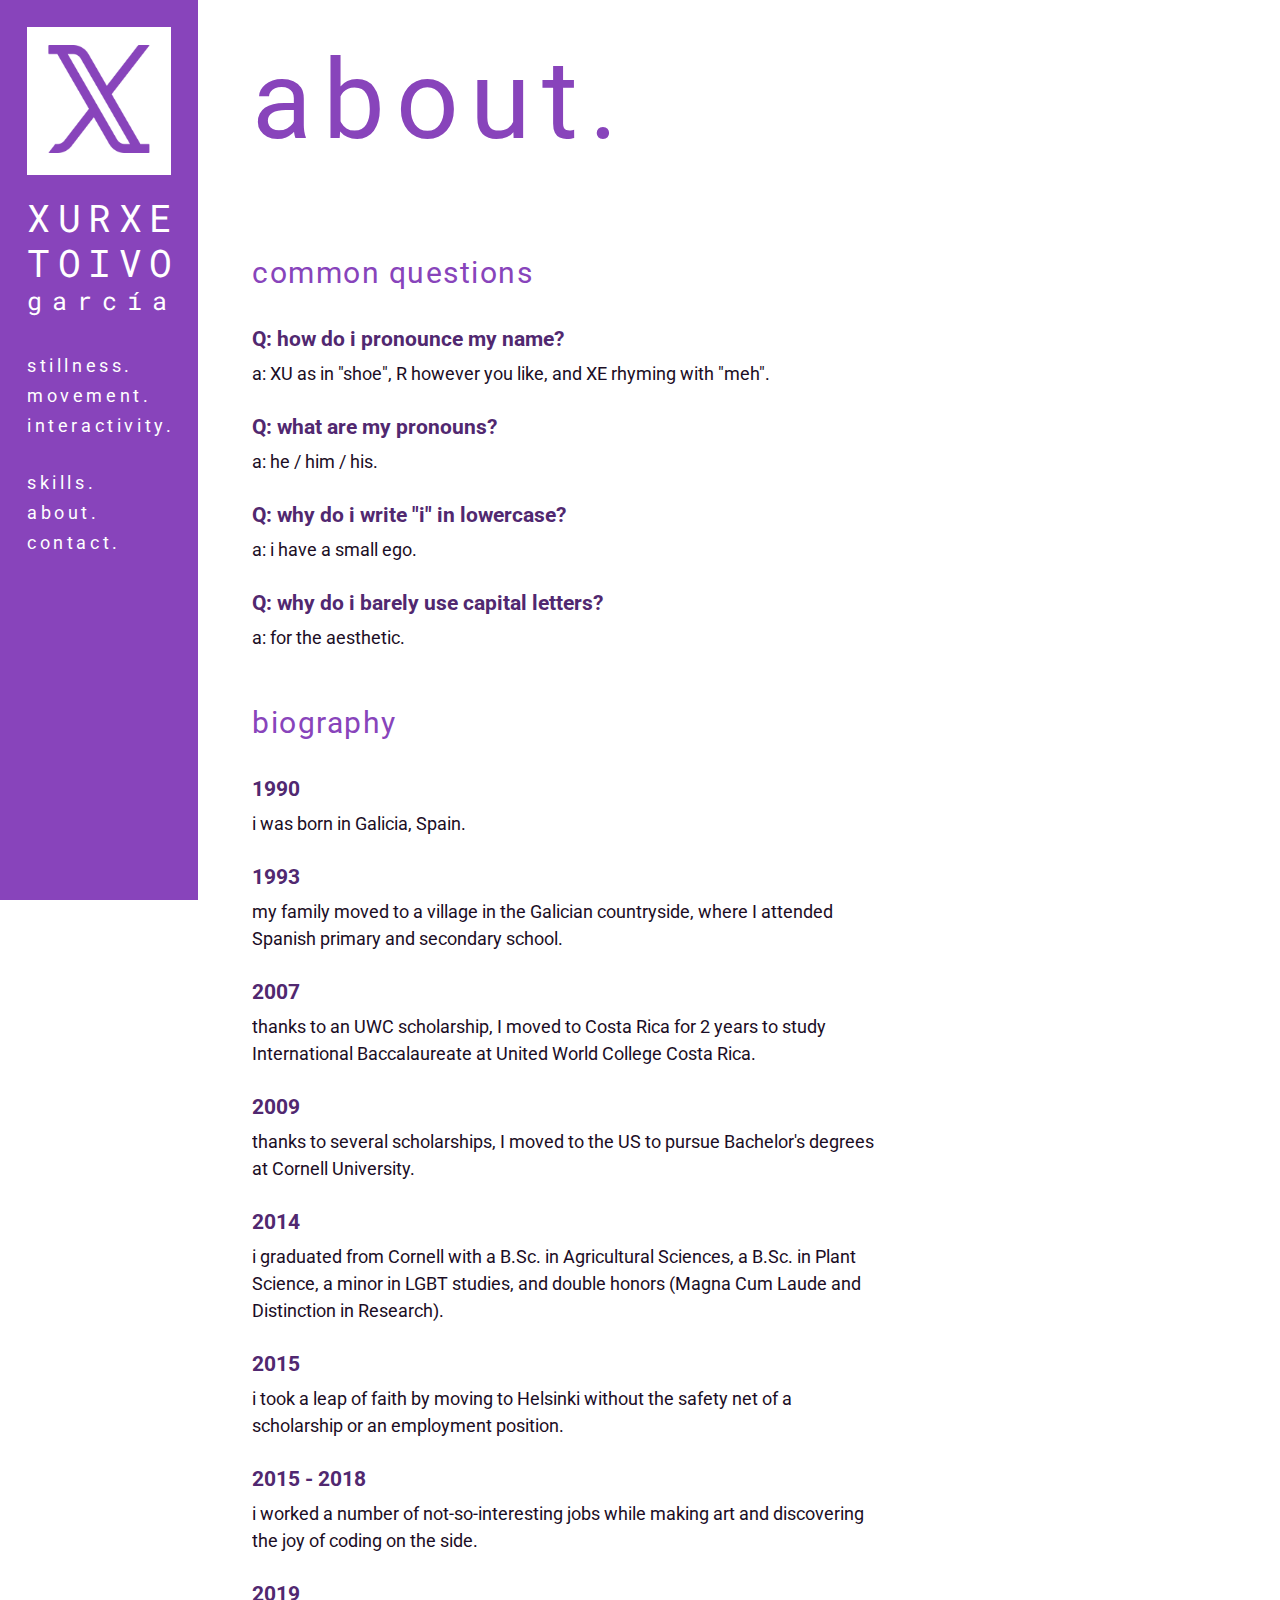
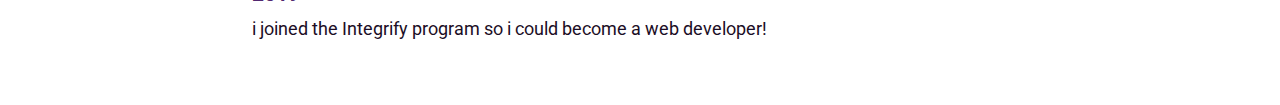
<file: html/about.html>
<!DOCTYPE html>
<html lang="en" prefix="og: http://ogp.me/ns#">

    <head>
        <meta charset="UTF-8" />

        <meta name="viewport" content="width=device-width, initial-scale=1.0" />
        <meta http-equiv="X-UA-Compatible" content="ie=edge" />

        <title>
            Xurxe Toivo García
        </title>

        <meta name="description" content="Xurxe makes things that stay still, get moving, and interact with you." />

        <meta name="keywords" content="Xurxe, Xurxe Toivo, Xurxe Garcia, Xurxe Toivo García, web developer, web development, web designer, web design, illustration, animation, watercolor, Integrify, Finland, Helsinki" />

        <meta name="author" content="Xurxe Toivo Garcia" />

        <meta property="og:title" content="Xurxe Toivo García" />
        <meta property="og:description" content="Xurxe makes things that stay still, get moving, and interact with you." />
        <meta property="og:image" content=" " />
        <meta property="og:url" content="http://xurxe.com/" />
        <meta name="twitter:card" content="summary_large_image" />

        <link href="https://fonts.googleapis.com/css?family=Roboto|Roboto+Mono" rel="stylesheet" />

        <link href="../css/style.css" rel="stylesheet" />
        <link href="../css/nav.css" rel="stylesheet" />
        <link href="../css/skills.css" rel="stylesheet" />
    </head>

    <body>
        <nav class="untucked">
            <button class="hamburger invisible">
                <img src="../assets/Xurxe-logo-neg.png" />
            </button>

            <div class="nav-div nav-logo-div visible">
                <img src="../assets/Xurxe-logo.png" />
            </div>

            <div class="nav-div nav-name-div visible">
                <a class="white-text-with-effect" href="../index.html">
                    <p class="nav-name-first">XURXE</p>
                    <p class="nav-name-middle">TOIVO</p>
                    <p class="nav-name-last">garcía</p>
                </a>
            </div>

            <div class="nav-div nav-work-div visible">
                <a class="white-text-with-effect" href="./stillness.html">stillness.</a>
                <a class="white-text-with-effect" href="./movement.html">movement.</a>
                <a class="white-text-with-effect" href="./interactivity.html">interactivity.</a>
            </div>

            <div class="nav-div nav-person-div visible">
                <a class="white-text-with-effect" href="./skills.html">skills.</a>
                <a class="white-text-with-effect" href="./about.html">about.</a>
                <a class="white-text-with-effect" href="./contact.html">contact.</a>
            </div>
        </nav>

        <header class="increased">
            <h1>
                about.
            </h1>

        </header>

        <main class="increased">
            <h2>common questions</h2>

            <div class="main-text">
                <h3>Q: how do i pronounce my name?</h3>
                <p>a: XU as in "shoe", R however you like, and XE rhyming with "meh".</p>
            </div>

            <div class="main-text">
                <h3>Q: what are my pronouns?</h3>
                <p>a: he / him / his.</p>
            </div>

            <div class="main-text">
                <h3>Q: why do i write "i" in lowercase?</h3>
                <p>a: i have a small ego.</p>
            </div>

            <div class="main-text">
                <h3>Q: why do i barely use capital letters?</h3>
                <p>a: for the aesthetic.</p>
            </div>

            <div class="main-text"></div>

            <h2>biography</h2>

            <div class="main-text">
                <h3>1990</h3>
                <p>i was born in Galicia, Spain.</p>
            </div>

            <div class="main-text">
                <h3>1993</h3>
                <p>my family moved to a village in the Galician countryside, where I attended Spanish primary and secondary school.</p>
            </div>

            <div class="main-text">
                <h3>2007</h3>
                <p>thanks to an UWC scholarship, I moved to Costa Rica for 2 years to study International Baccalaureate at United World College Costa Rica.</p>
            </div>

            <div class="main-text">
                <h3>2009</h3>
                <p>thanks to several scholarships, I moved to the US to pursue Bachelor's degrees at Cornell University.</p>
            </div>

            <div class="main-text">
                <h3>2014</h3>
                <p>i graduated from Cornell with a B.Sc. in Agricultural Sciences, a B.Sc. in Plant Science, a minor in LGBT studies, and double honors (Magna Cum Laude and Distinction in Research).</p>
            </div>

            <div class="main-text">
                <h3>2015</h3>
                <p>i took a leap of faith by moving to Helsinki without the safety net of a scholarship or an employment position.</p>
            </div>

            <div class="main-text">
                <h3>2015 - 2018</h3>
                <p>i worked a number of not-so-interesting jobs while making art and discovering the joy of coding on the side.</p>
            </div>

            <div class="main-text">
                <h3>2019</h3>
                <p>i joined the Integrify program so i could become a web developer!</p>
            </div>
        
        </main>

        <script src="../js/script.js"></script>
    </body>
</html>
</file>
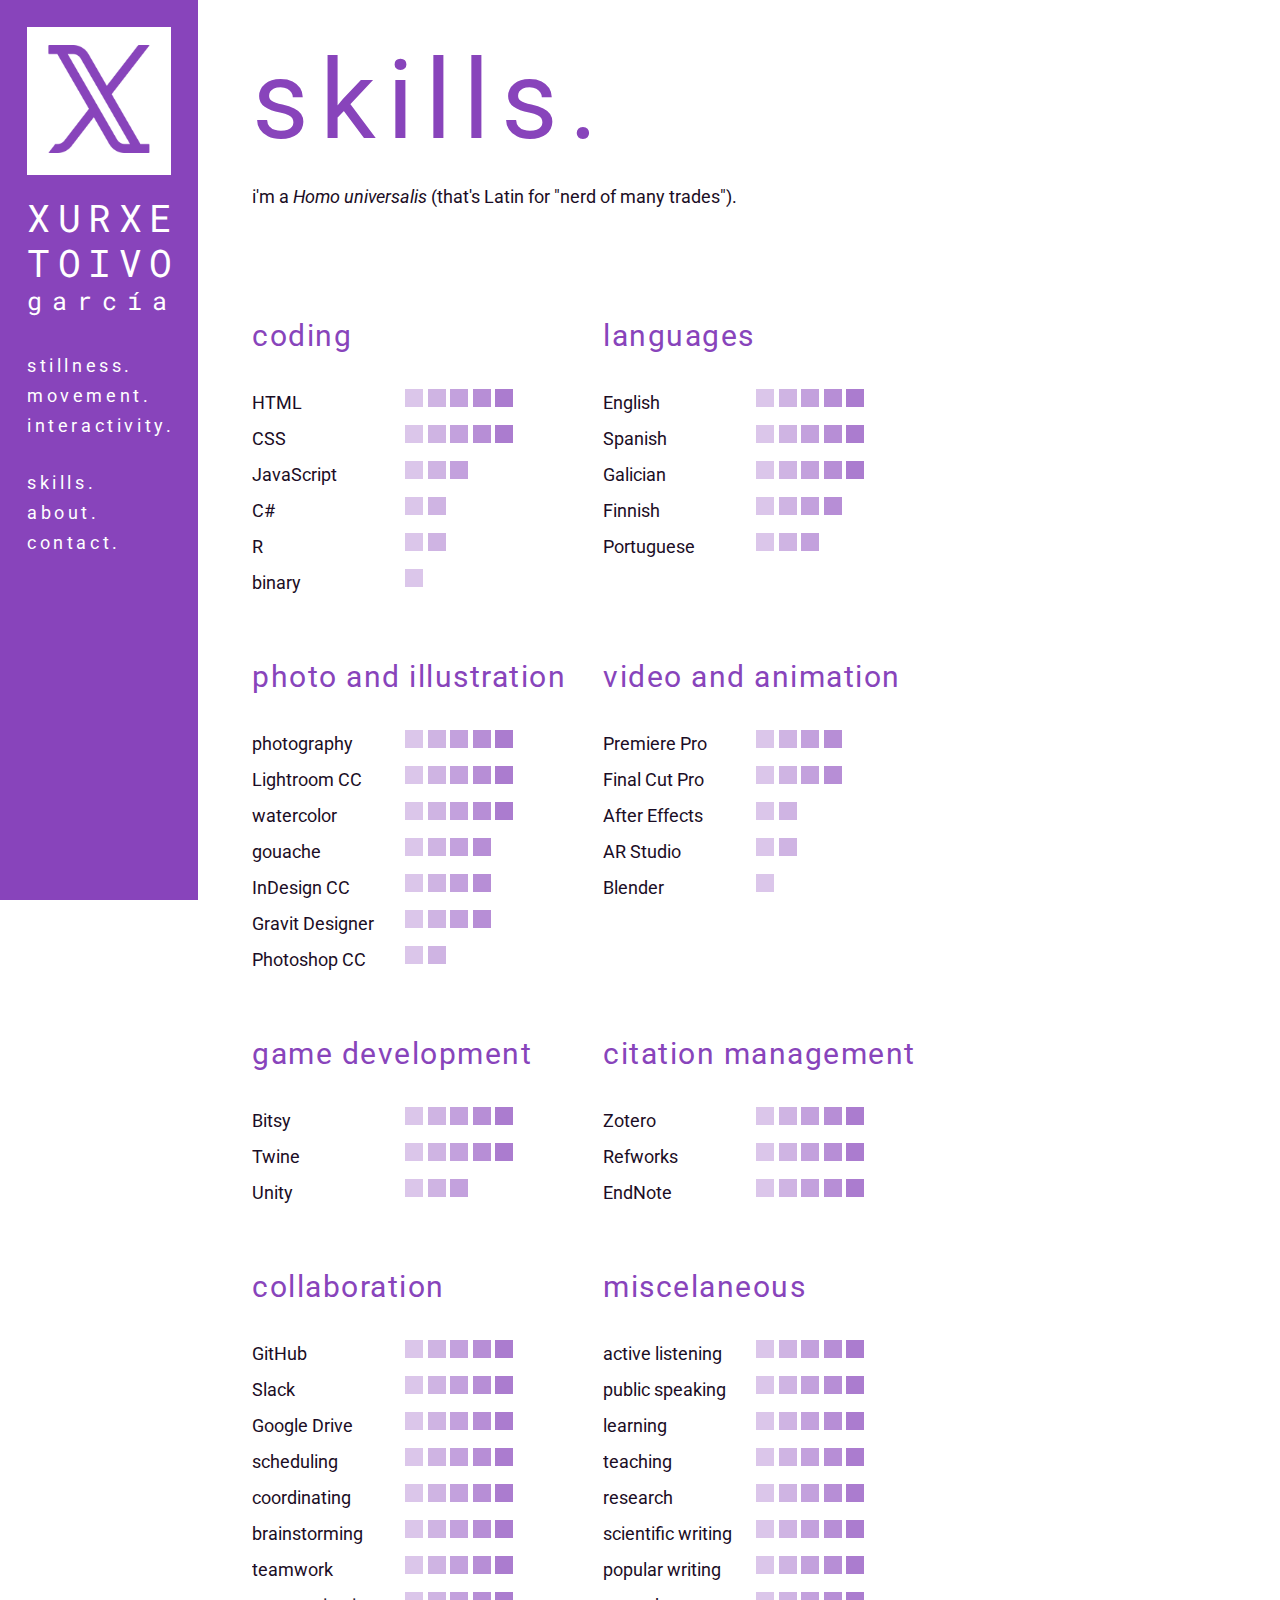
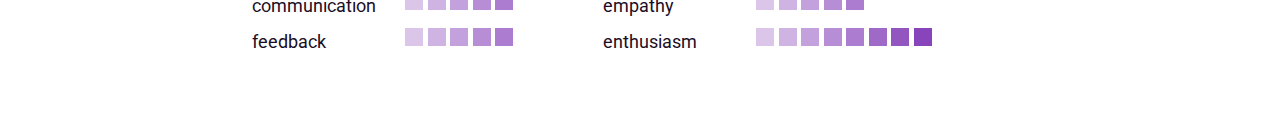
<file: html/skills.html>
<!DOCTYPE html>
<html lang="en" prefix="og: http://ogp.me/ns#">

    <head>
        <meta charset="UTF-8" />

        <meta name="viewport" content="width=device-width, initial-scale=1.0" />
        <meta http-equiv="X-UA-Compatible" content="ie=edge" />

        <title>
            Xurxe Toivo García
        </title>

        <meta name="description" content="Xurxe makes things that stay still, get moving, and interact with you." />

        <meta name="keywords" content="Xurxe, Xurxe Toivo, Xurxe Garcia, Xurxe Toivo García, web developer, web development, web designer, web design, illustration, animation, watercolor, Integrify, Finland, Helsinki" />

        <meta name="author" content="Xurxe Toivo Garcia" />

        <meta property="og:title" content="Xurxe Toivo García" />
        <meta property="og:description" content="Xurxe makes things that stay still, get moving, and interact with you." />
        <meta property="og:image" content=" " />
        <meta property="og:url" content="http://xurxe.com/" />
        <meta name="twitter:card" content="summary_large_image" />

        <link href="https://fonts.googleapis.com/css?family=Roboto|Roboto+Mono" rel="stylesheet" />

        <link href="../css/style.css" rel="stylesheet" />
        <link href="../css/nav.css" rel="stylesheet" />
        <link href="../css/skills.css" rel="stylesheet" />
    </head>

    <body>
        <nav class="untucked">
            <button class="hamburger invisible">
                <img src="../assets/Xurxe-logo-neg.png" />
            </button>

            <div class="nav-div nav-logo-div visible">
                <img src="../assets/Xurxe-logo.png" />
            </div>

            <div class="nav-div nav-name-div visible">
                <a class="white-text-with-effect" href="../index.html">
                    <p class="nav-name-first">XURXE</p>
                    <p class="nav-name-middle">TOIVO</p>
                    <p class="nav-name-last">garcía</p>
                </a>
            </div>

            <div class="nav-div nav-work-div visible">
                <a class="white-text-with-effect" href="">stillness.</a>
                <a class="white-text-with-effect" href="">movement.</a>
                <a class="white-text-with-effect" href="">interactivity.</a>
            </div>

            <div class="nav-div nav-person-div visible">
                <a class="white-text-with-effect" href="./skills.html">skills.</a>
                <a class="white-text-with-effect" href="">about.</a>
                <a class="white-text-with-effect" href="">contact.</a>
            </div>
        </nav>

        <header class="increased">
            <h1>
                skills.
            </h1>

            <p>i'm a <span class="italic">Homo universalis</span> (that's Latin for "nerd of many trades").</p>

        </header>

        <main class="increased flex-row">

        </main>

        <script src="../js/script.js"></script>
        <script src="../js/skills.js"></script>
    </body>
</html>
</file>
<file: css/style.css>
/* COLOR SCHEME https://www.color-hex.com/color/8844bb */

@charset "UFT-8";

/* GENERAL **************************************************************** */

* {
    box-sizing: border-box;
    border: none;
    border-radius: 0;
    font-family: 'Roboto', sans-serif;
    margin: 0;
    outline: none;
    overflow-x: hidden;
    padding: 0;
    scroll-behavior: smooth;
    text-decoration: none;
}

a, button {
    cursor: pointer;
}

img {
    width: 100%;
}



/* TYPOGRAPHY ************************************************************* */

html {
    color: #1b0d25;
    font-size: 18px;
}

main {
    overflow-x: auto;
}

h1 {
    color: #8844bb;
    font-size: 110px;
    font-weight: normal;
    letter-spacing: 0.1em;
}

h2 {
    color: #8844bb;
    font-size: 30px;
    font-weight: normal;
    letter-spacing: 0.05em;
    margin-top: 1rem;
    margin-bottom: 2rem;
}

strong {
    color: #8844bb;
    display: inline;
    font-size: 30px;
    font-weight: normal;
    letter-spacing: 0.05em;
}


@media only screen and (min-width: 600px) and (max-width: 1000px) {
    h1 {
        font-size: calc(40px + (110 - 40) * (100vw - 600px) / (1000 - 600));    
    }

    h2, strong {
        font-size: calc(25px + (30 - 25) * (100vw - 600px) / (1000 - 600)); 
    }   
}

@media only screen and (max-width: 600px) {
    h1 {
        font-size: 40px;
    }

    h2, strong {
        font-size: 25px;
    }
}

h3 {
    color: #512870;
    margin-bottom: 0.5rem; 
}

.white-text {
    color: white;
    text-rendering: optimizeLegibility;
    -webkit-font-smoothing: antialiased;
    -moz-font-smoothing: antialiased;
    -moz-osx-font-smoothing: grayscale;
    -o-font-smoothing: antialiased;
}

.italic {
    font-style: italic;
}

.main-text {
    margin-bottom: 1.5rem;
    margin-right: 4rem;
    max-width: 35rem;
}

@media only screen and (max-width: 600px) {
    .main-text {
        margin-right: 2rem;
    } 
}

p {
    line-height: 1.5rem;
}


/* HEADER ***************************************************************** */

header {
    padding-top: 2rem;
    padding-right: 2rem;
    padding-bottom: 2rem;
    padding-left: 13rem;
}

header p {
    margin: 1rem 0;
}



/* MAIN ******************************************************************* */
main {
    padding-top: 2rem;
    padding-right: 0;
    padding-bottom: 2rem;
    padding-left: 11rem;
    width: 100vw;
}

.flex-row {
    display: flex;
    flex-direction: row;
    flex-wrap: wrap;
}

.flex-column {
    display: flex;
    flex-direction: column;
    flex-wrap: wrap;
}
</file>
<file: css/nav.css>
nav {
    background: #8844bb;
    min-height: 100vh;
    position: fixed;
    top: 0;
    left: 0;
    z-index: 10;
}

nav div {
    padding-bottom: 1.5rem;
}

nav a {
    display: block;
    letter-spacing: 0.2em;
    padding: 0.2rem 1.5rem 0.3rem;
}

.nav-name-div a {
    padding: 0.2rem 1.5rem 0.5rem;
}

nav p {
    overflow-y: hidden;
}

.nav-logo-div {
    background: white;
    margin: 1.5rem 1.5rem 0.9rem;
    padding: 0;
    width: 8rem;
}

.nav-name-div p {
    font-family: 'Roboto Mono', monospace;
    line-height: 1.2em;
}

.nav-name-first, .nav-name-middle {
    font-size: 2.1rem;
    letter-spacing: 0.2em;
}

.nav-name-last {
    font-size: 1.4rem;
    letter-spacing: 0.4em;
}

.hamburger {
    background-color: #8844bb;
    display: none;
    position: absolute;
    top: 0.1rem;
    left: 0.1rem;
    width: 1.8rem;
}

.untucked {
    width: 11rem;
    transition: width 1s cubic-bezier(0.19, 1, 0.22, 1);
    -webkit-transition: width 1s cubic-bezier(0.19, 1, 0.22, 1);
}

.tucked {
    width: 2rem;
    transition: width 1s cubic-bezier(0.19, 1, 0.22, 1);
    -webkit-transition: width 1s cubic-bezier(0.19, 1, 0.22, 1);
}

.expanded {
    padding-left: 2rem;
    padding-top: 2rem;
    width: 100%;
    transition: width 1s cubic-bezier(0.19, 1, 0.22, 1);
    -webkit-transition: width 1s cubic-bezier(0.19, 1, 0.22, 1);
}

.increased {
    padding-left: 14rem;
    transition: padding-left 1s cubic-bezier(0.19, 1, 0.22, 1);
    -webkit-transition: padding-left 1s cubic-bezier(0.19, 1, 0.22, 1);
}

.decreased {
    padding-left: 3rem;
    transition: padding-left 1s cubic-bezier(0.19, 1, 0.22, 1);
    -webkit-transition: padding-left 1s cubic-bezier(0.19, 1, 0.22, 1);
}

.visible {
    opacity: 1;
    transition: opacity 1s cubic-bezier(0.19, 1, 0.22, 1);
    -webkit-transition: opacity 1s cubic-bezier(0.19, 1, 0.22, 1);
}

.invisible {
    opacity: 0;
    transition: opacity 1s cubic-bezier(0.19, 1, 0.22, 1);
    -webkit-transition: opacity 0.5s cubic-bezier(0.19, 1, 0.22, 1);
}

.white-text-with-effect {
    color: white;
    text-rendering: optimizeLegibility;
    -webkit-font-smoothing: antialiased;
    -moz-font-smoothing: antialiased;
    -moz-osx-font-smoothing: grayscale;
    -o-font-smoothing: antialiased;
    background-color: #8844bb;
    transition: background-color 0.5s;
    -webkit-transition: background-color 0.5s;
}

.white-text-with-effect:hover, .white-text-with-effect:focus {
    background-color: #9f69c8;
    transition: background-color 1s;
    -webkit-transition: background-color 1s;
}

.white-text-with-effect:active {
    background-color: white;
    color: #8844bb;
    -webkit-font-smoothing: auto;
    -moz-font-smoothing: auto;
    -moz-osx-font-smoothing: auto;
    -o-font-smoothing: auto;
    transition: background-color 1s;
    -webkit-transition: background-color 1s;
}
</file>
<file: css/skills.css>
.skill-category-div {
    margin-right: 1rem;
    margin-bottom: 2rem;
}

.skill-div {
    display: grid;
    grid-auto-flow: row;
    grid-template-columns: 8.5rem 10rem;
}

.stars-div {
    display: flex;
}

.skill-p {
    padding-bottom: 0.5rem;
}

.star-div {
    background-color: #8844bb;
    border: none;
    height: 1rem;
    width: 1rem;
    margin-right: 0.25rem;
}

.star-1 {
    background-color: #dbc6ea; 
}

.star-2 {
    background-color: #cfb4e3;
}

.star-3 {
    background-color: #c3a1dd;
}

.star-4 {
    background-color: #b78ed6;
}

.star-5 {
    background-color: #ab7ccf;
}

.star-6 {
    background-color: #9f69c8;
}

.star-7 {
    background-color: #9356c1;
}

.star-8 {
    background-color: #8844bb;
}
</file>
